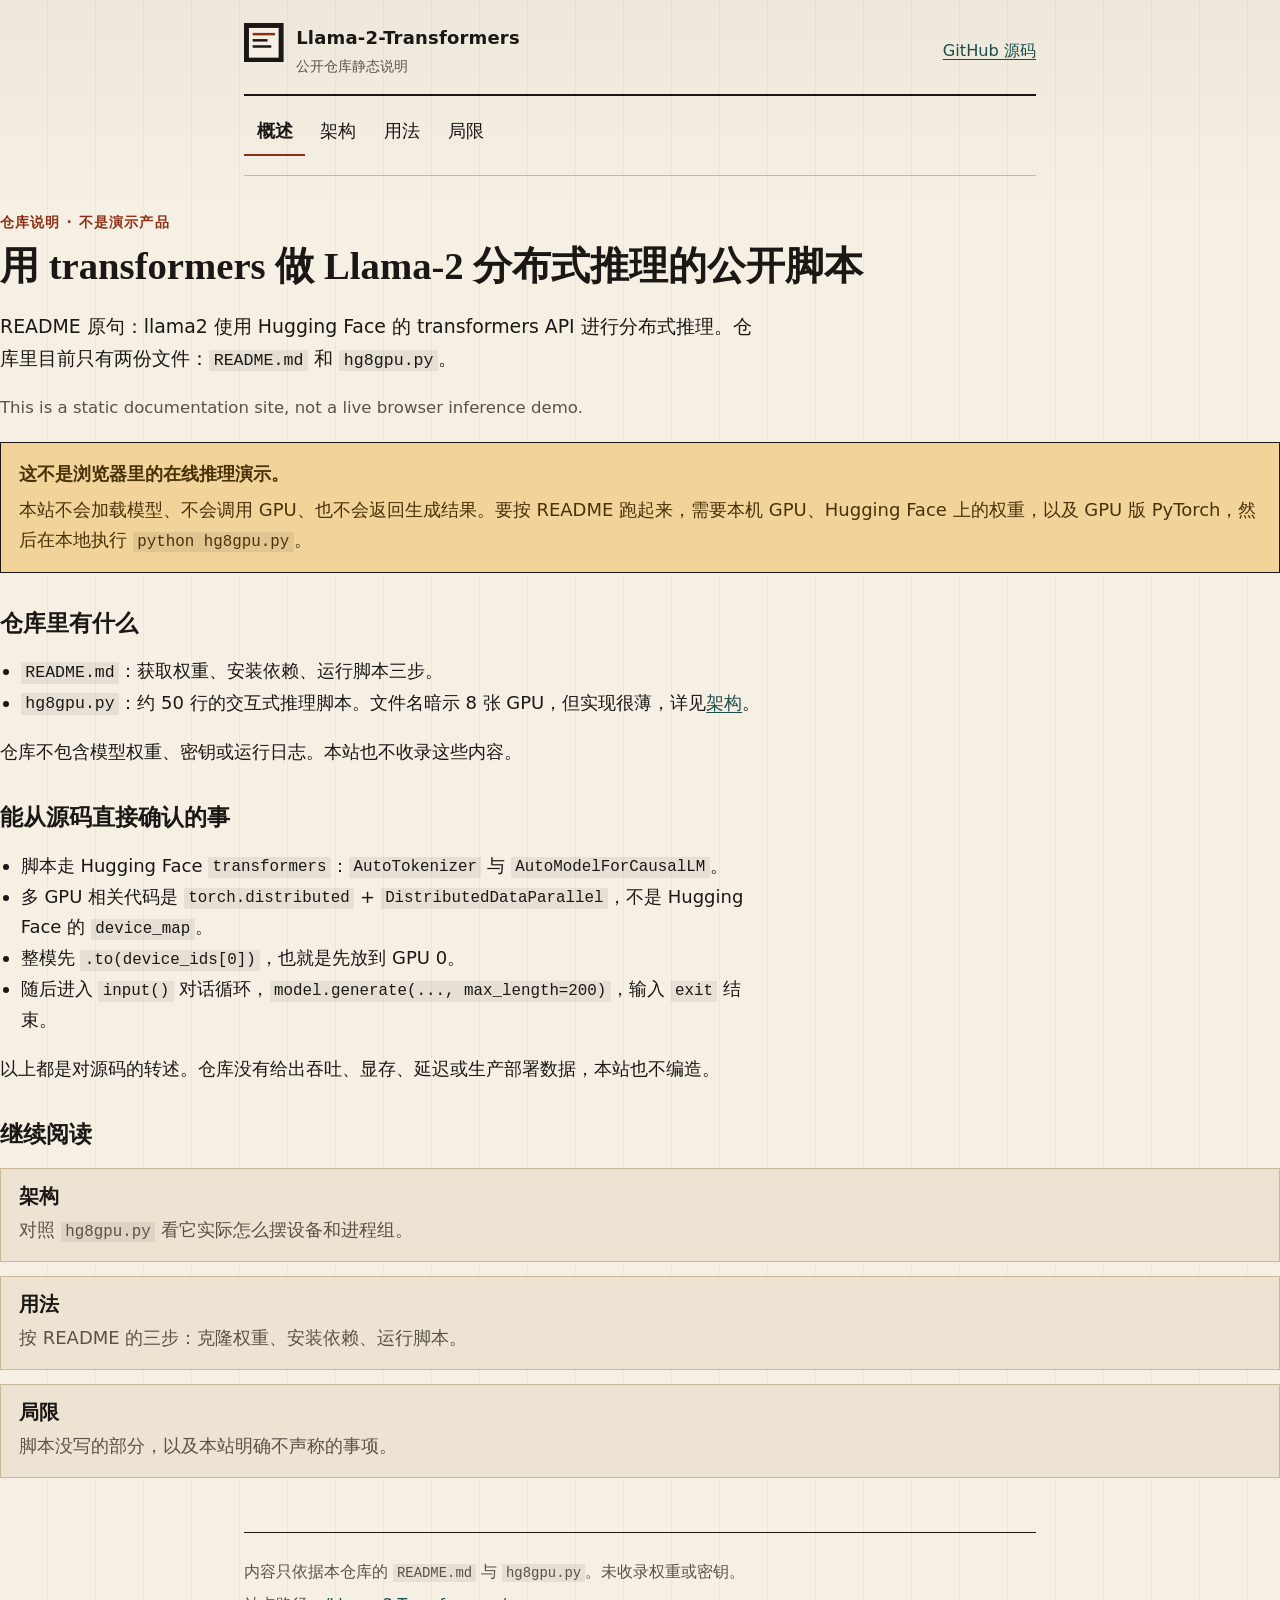
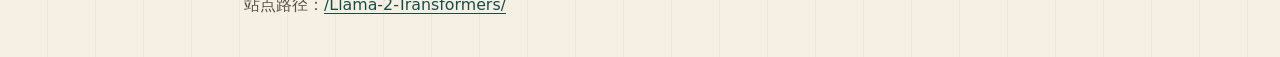
<file: docs/index.html>
<!DOCTYPE html>
<html lang="zh-Hans">
<head>
  <meta charset="utf-8">
  <meta name="viewport" content="width=device-width, initial-scale=1">
  <title>概述 · Llama-2-Transformers</title>
  <meta name="description" content="本仓库的静态说明页。介绍 README 与 hg8gpu.py 里实际写了什么。这不是浏览器里的在线推理演示。">
  <link rel="icon" href="assets/favicon.ico" sizes="any">
  <link rel="icon" href="assets/favicon.svg" type="image/svg+xml">
  <link rel="stylesheet" href="assets/style.css">
</head>
<body>
  <a class="skip-link" href="#main">跳到正文</a>
  <header class="site-header">
    <div class="mast">
      <a class="brand" href="index.html">
        <svg class="mark" viewBox="0 0 32 32" aria-hidden="true">
          <rect width="32" height="32" fill="#1a1714"/>
          <rect x="4" y="4" width="24" height="24" fill="#f6f0e4"/>
          <rect x="7" y="8" width="18" height="2" fill="#8c2f14"/>
          <rect x="7" y="13" width="12" height="2" fill="#1a1714"/>
          <rect x="7" y="18" width="15" height="2" fill="#1a1714"/>
        </svg>
        <span class="brand-text">
          <span class="brand-name">Llama-2-Transformers</span>
          <span class="brand-kicker">公开仓库静态说明</span>
        </span>
      </a>
      <a class="repo-link" href="https://github.com/UnstoppableCurry/Llama-2-Transformers">GitHub 源码</a>
    </div>
    <nav class="site-nav" aria-label="站点">
      <a href="index.html" aria-current="page">概述</a>
      <a href="architecture.html">架构</a>
      <a href="usage.html">用法</a>
      <a href="limitations.html">局限</a>
    </nav>
  </header>

  <main id="main">
    <p class="eyebrow">仓库说明 · 不是演示产品</p>
    <h1>用 transformers 做 Llama-2 分布式推理的公开脚本</h1>
    <p class="lede">README 原句：llama2 使用 Hugging Face 的 transformers API 进行分布式推理。仓库里目前只有两份文件：<code>README.md</code> 和 <code>hg8gpu.py</code>。</p>
    <p class="en-note">This is a static documentation site, not a live browser inference demo.</p>

    <aside class="callout" aria-label="重要说明">
      <strong>这不是浏览器里的在线推理演示。</strong>
      本站不会加载模型、不会调用 GPU、也不会返回生成结果。要按 README 跑起来，需要本机 GPU、Hugging Face 上的权重，以及 GPU 版 PyTorch，然后在本地执行 <code>python hg8gpu.py</code>。
    </aside>

    <h2>仓库里有什么</h2>
    <ul class="file-list">
      <li><code>README.md</code>：获取权重、安装依赖、运行脚本三步。</li>
      <li><code>hg8gpu.py</code>：约 50 行的交互式推理脚本。文件名暗示 8 张 GPU，但实现很薄，详见<a href="architecture.html">架构</a>。</li>
    </ul>
    <p>仓库不包含模型权重、密钥或运行日志。本站也不收录这些内容。</p>

    <h2>能从源码直接确认的事</h2>
    <ul class="plain-list">
      <li>脚本走 Hugging Face <code>transformers</code>：<code>AutoTokenizer</code> 与 <code>AutoModelForCausalLM</code>。</li>
      <li>多 GPU 相关代码是 <code>torch.distributed</code> + <code>DistributedDataParallel</code>，不是 Hugging Face 的 <code>device_map</code>。</li>
      <li>整模先 <code>.to(device_ids[0])</code>，也就是先放到 GPU 0。</li>
      <li>随后进入 <code>input()</code> 对话循环，<code>model.generate(..., max_length=200)</code>，输入 <code>exit</code> 结束。</li>
    </ul>
    <p>以上都是对源码的转述。仓库没有给出吞吐、显存、延迟或生产部署数据，本站也不编造。</p>

    <h2>继续阅读</h2>
    <div class="cards">
      <a class="card" href="architecture.html">
        <h2>架构</h2>
        <p>对照 <code>hg8gpu.py</code> 看它实际怎么摆设备和进程组。</p>
      </a>
      <a class="card" href="usage.html">
        <h2>用法</h2>
        <p>按 README 的三步：克隆权重、安装依赖、运行脚本。</p>
      </a>
      <a class="card" href="limitations.html">
        <h2>局限</h2>
        <p>脚本没写的部分，以及本站明确不声称的事项。</p>
      </a>
    </div>
  </main>

  <footer class="site-footer">
    <p>内容只依据本仓库的 <code>README.md</code> 与 <code>hg8gpu.py</code>。未收录权重或密钥。</p>
    <p>站点路径：<a href="https://unstoppablecurry.github.io/Llama-2-Transformers/">/Llama-2-Transformers/</a></p>
  </footer>
</body>
</html>
</file>
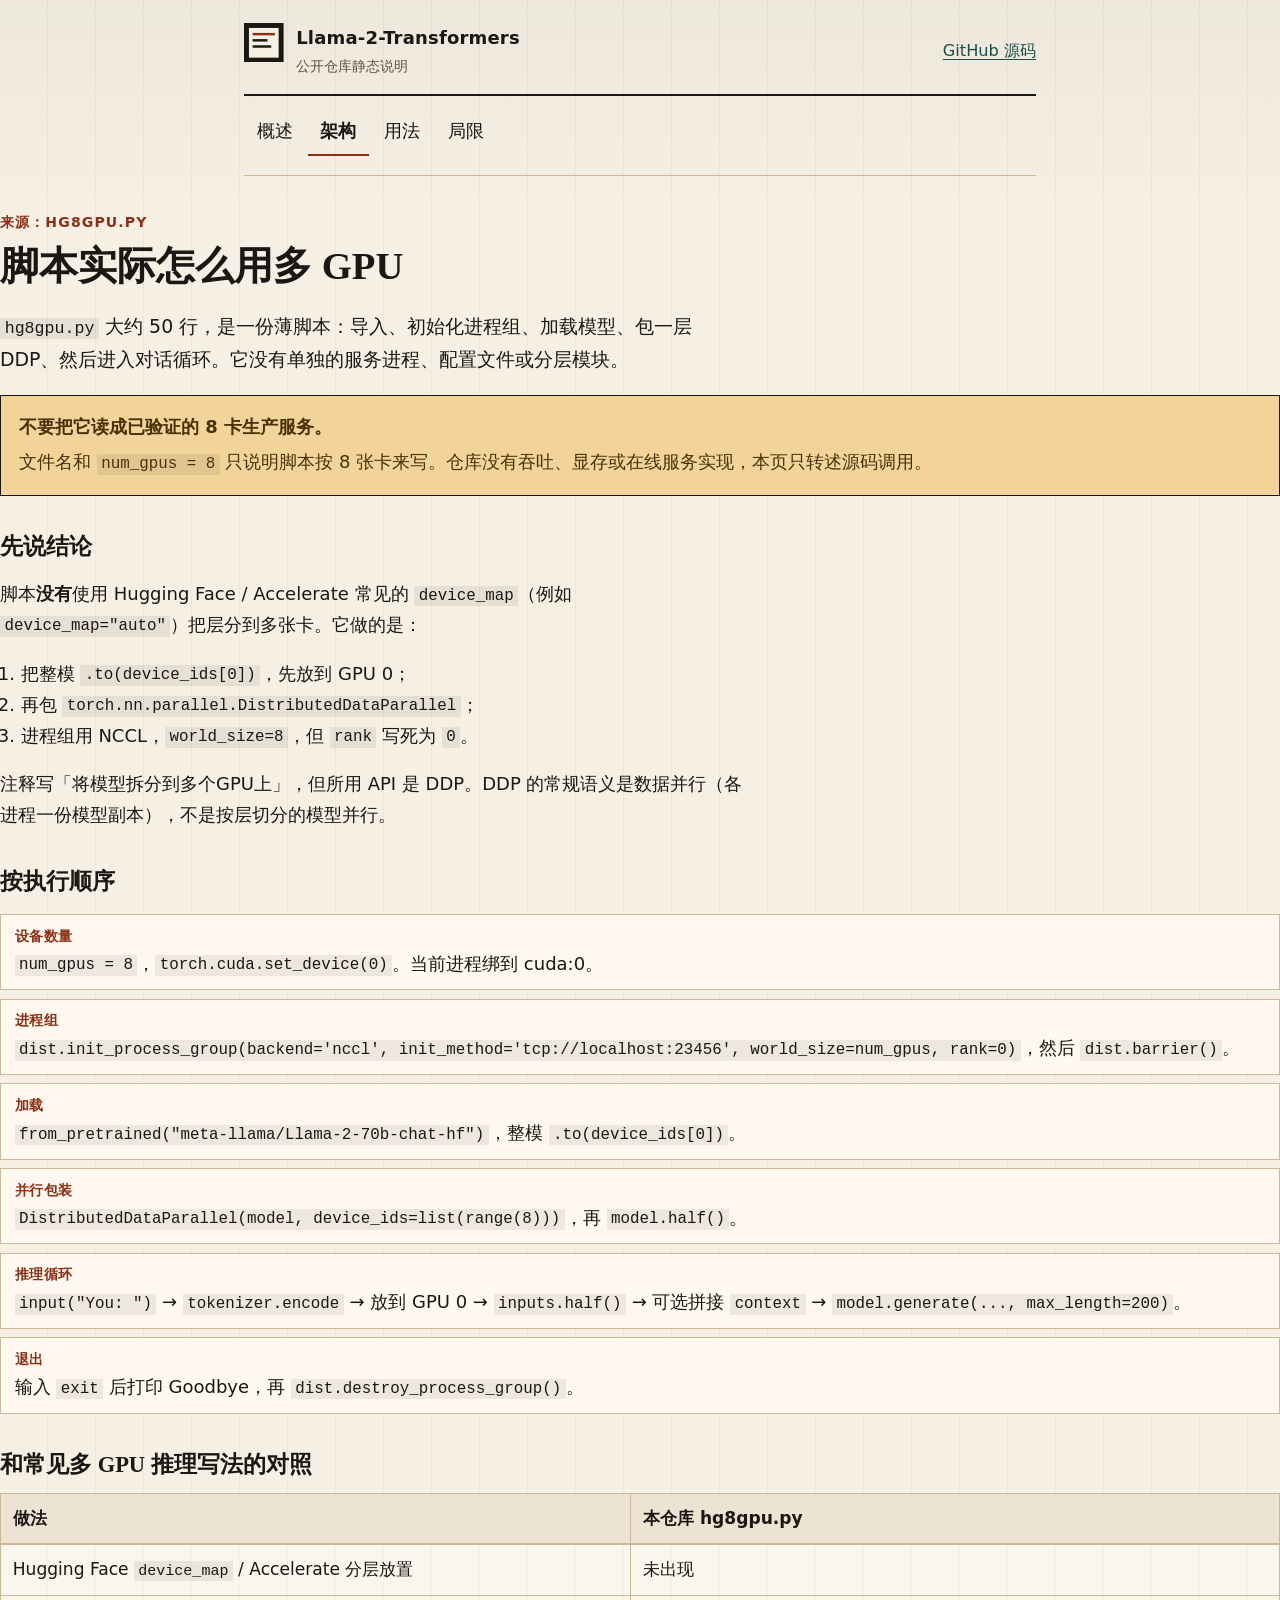
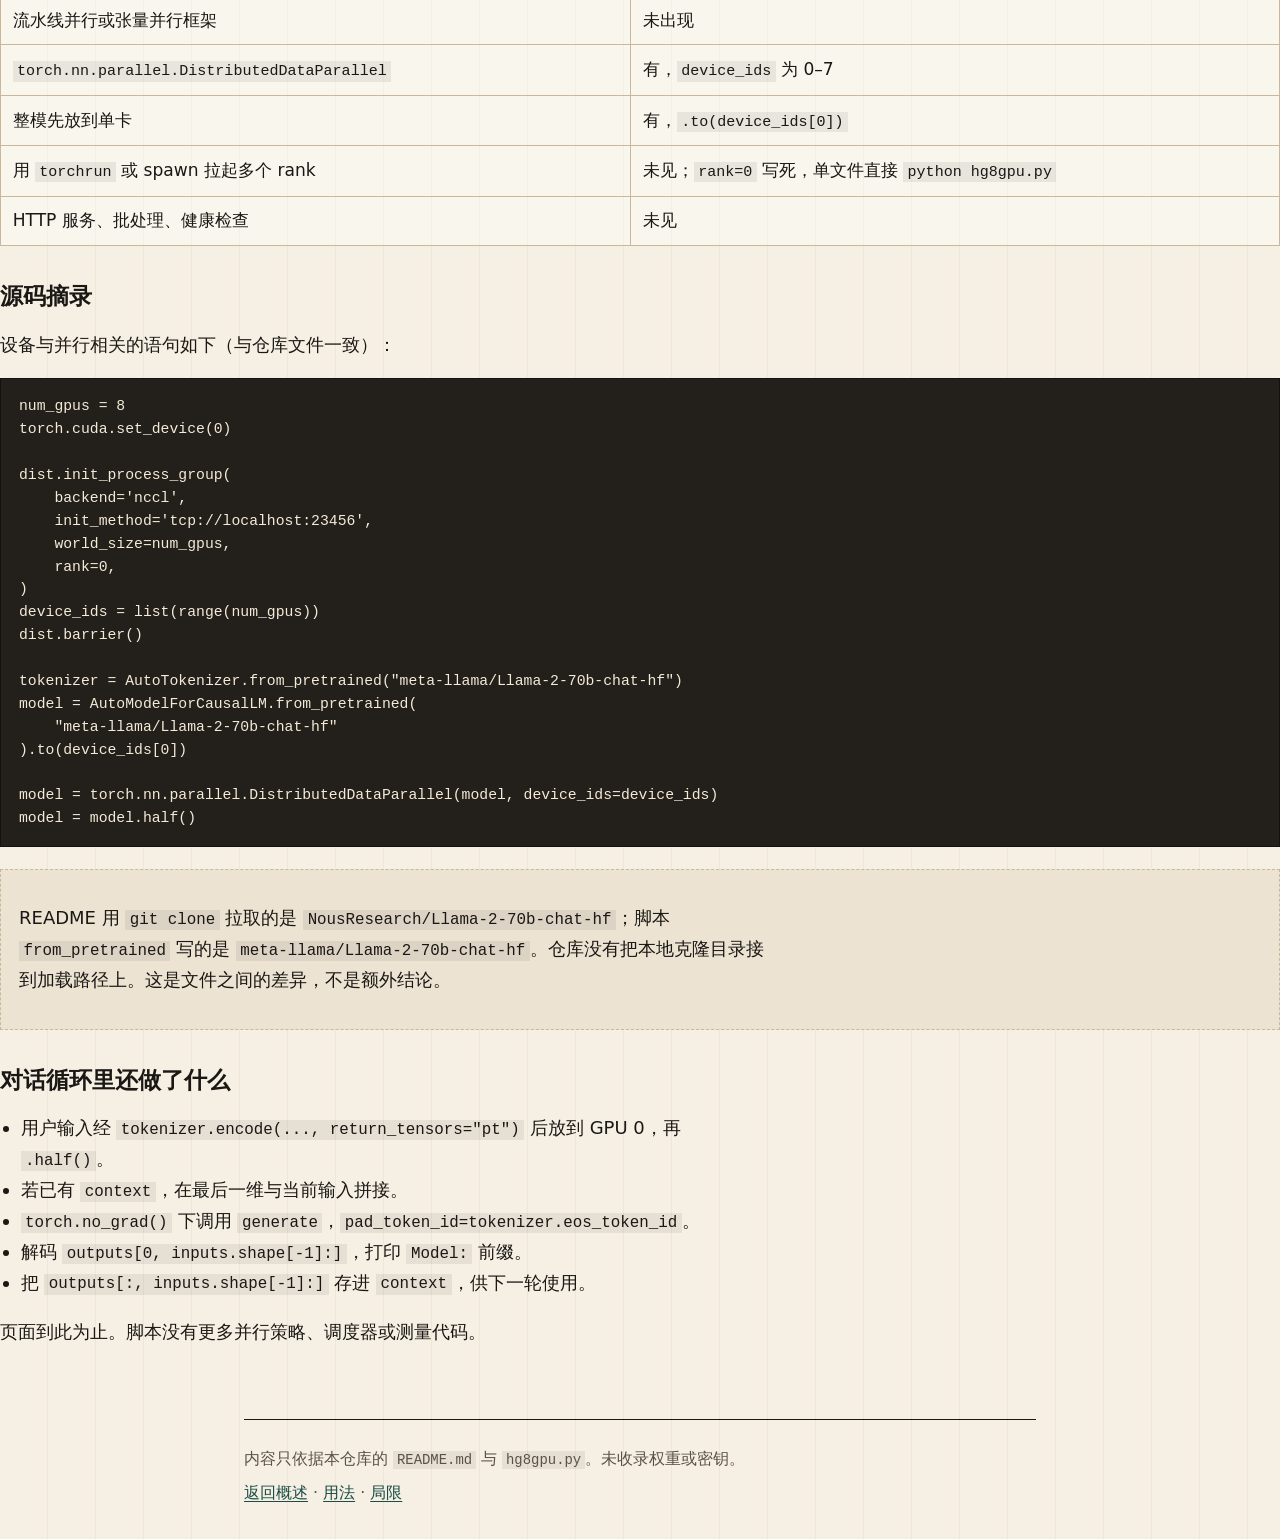
<file: docs/architecture.html>
<!DOCTYPE html>
<html lang="zh-Hans">
<head>
  <meta charset="utf-8">
  <meta name="viewport" content="width=device-width, initial-scale=1">
  <title>架构 · Llama-2-Transformers</title>
  <meta name="description" content="对照 hg8gpu.py 说明实际的设备与进程组写法。脚本很薄，没有使用 Hugging Face device_map。">
  <link rel="icon" href="assets/favicon.ico" sizes="any">
  <link rel="icon" href="assets/favicon.svg" type="image/svg+xml">
  <link rel="stylesheet" href="assets/style.css">
</head>
<body>
  <a class="skip-link" href="#main">跳到正文</a>
  <header class="site-header">
    <div class="mast">
      <a class="brand" href="index.html">
        <svg class="mark" viewBox="0 0 32 32" aria-hidden="true">
          <rect width="32" height="32" fill="#1a1714"/>
          <rect x="4" y="4" width="24" height="24" fill="#f6f0e4"/>
          <rect x="7" y="8" width="18" height="2" fill="#8c2f14"/>
          <rect x="7" y="13" width="12" height="2" fill="#1a1714"/>
          <rect x="7" y="18" width="15" height="2" fill="#1a1714"/>
        </svg>
        <span class="brand-text">
          <span class="brand-name">Llama-2-Transformers</span>
          <span class="brand-kicker">公开仓库静态说明</span>
        </span>
      </a>
      <a class="repo-link" href="https://github.com/UnstoppableCurry/Llama-2-Transformers">GitHub 源码</a>
    </div>
    <nav class="site-nav" aria-label="站点">
      <a href="index.html">概述</a>
      <a href="architecture.html" aria-current="page">架构</a>
      <a href="usage.html">用法</a>
      <a href="limitations.html">局限</a>
    </nav>
  </header>

  <main id="main">
    <p class="eyebrow">来源：hg8gpu.py</p>
    <h1>脚本实际怎么用多 GPU</h1>
    <p class="lede"><code>hg8gpu.py</code> 大约 50 行，是一份薄脚本：导入、初始化进程组、加载模型、包一层 DDP、然后进入对话循环。它没有单独的服务进程、配置文件或分层模块。</p>

    <aside class="callout" aria-label="重要说明">
      <strong>不要把它读成已验证的 8 卡生产服务。</strong>
      文件名和 <code>num_gpus = 8</code> 只说明脚本按 8 张卡来写。仓库没有吞吐、显存或在线服务实现，本页只转述源码调用。
    </aside>

    <h2>先说结论</h2>
    <p>脚本<strong>没有</strong>使用 Hugging Face / Accelerate 常见的 <code>device_map</code>（例如 <code>device_map="auto"</code>）把层分到多张卡。它做的是：</p>
    <ol class="plain-list">
      <li>把整模 <code>.to(device_ids[0])</code>，先放到 GPU 0；</li>
      <li>再包 <code>torch.nn.parallel.DistributedDataParallel</code>；</li>
      <li>进程组用 NCCL，<code>world_size=8</code>，但 <code>rank</code> 写死为 <code>0</code>。</li>
    </ol>
    <p>注释写「将模型拆分到多个GPU上」，但所用 API 是 DDP。DDP 的常规语义是数据并行（各进程一份模型副本），不是按层切分的模型并行。</p>

    <h2>按执行顺序</h2>
    <div class="flow">
      <div class="flow-item">
        <strong>设备数量</strong>
        <code>num_gpus = 8</code>，<code>torch.cuda.set_device(0)</code>。当前进程绑到 cuda:0。
      </div>
      <div class="flow-item">
        <strong>进程组</strong>
        <code>dist.init_process_group(backend='nccl', init_method='tcp://localhost:23456', world_size=num_gpus, rank=0)</code>，然后 <code>dist.barrier()</code>。
      </div>
      <div class="flow-item">
        <strong>加载</strong>
        <code>from_pretrained("meta-llama/Llama-2-70b-chat-hf")</code>，整模 <code>.to(device_ids[0])</code>。
      </div>
      <div class="flow-item">
        <strong>并行包装</strong>
        <code>DistributedDataParallel(model, device_ids=list(range(8)))</code>，再 <code>model.half()</code>。
      </div>
      <div class="flow-item">
        <strong>推理循环</strong>
        <code>input("You: ")</code> → <code>tokenizer.encode</code> → 放到 GPU 0 → <code>inputs.half()</code> → 可选拼接 <code>context</code> → <code>model.generate(..., max_length=200)</code>。
      </div>
      <div class="flow-item">
        <strong>退出</strong>
        输入 <code>exit</code> 后打印 Goodbye，再 <code>dist.destroy_process_group()</code>。
      </div>
    </div>

    <h2>和常见多 GPU 推理写法的对照</h2>
    <table>
      <caption class="visually-hidden">源码做法对照</caption>
      <thead>
        <tr>
          <th>做法</th>
          <th>本仓库 hg8gpu.py</th>
        </tr>
      </thead>
      <tbody>
        <tr>
          <td>Hugging Face <code>device_map</code> / Accelerate 分层放置</td>
          <td>未出现</td>
        </tr>
        <tr>
          <td>流水线并行或张量并行框架</td>
          <td>未出现</td>
        </tr>
        <tr>
          <td><code>torch.nn.parallel.DistributedDataParallel</code></td>
          <td>有，<code>device_ids</code> 为 0–7</td>
        </tr>
        <tr>
          <td>整模先放到单卡</td>
          <td>有，<code>.to(device_ids[0])</code></td>
        </tr>
        <tr>
          <td>用 <code>torchrun</code> 或 spawn 拉起多个 rank</td>
          <td>未见；<code>rank=0</code> 写死，单文件直接 <code>python hg8gpu.py</code></td>
        </tr>
        <tr>
          <td>HTTP 服务、批处理、健康检查</td>
          <td>未见</td>
        </tr>
      </tbody>
    </table>

    <h2>源码摘录</h2>
    <p>设备与并行相关的语句如下（与仓库文件一致）：</p>
    <pre><code>num_gpus = 8
torch.cuda.set_device(0)

dist.init_process_group(
    backend='nccl',
    init_method='tcp://localhost:23456',
    world_size=num_gpus,
    rank=0,
)
device_ids = list(range(num_gpus))
dist.barrier()

tokenizer = AutoTokenizer.from_pretrained("meta-llama/Llama-2-70b-chat-hf")
model = AutoModelForCausalLM.from_pretrained(
    "meta-llama/Llama-2-70b-chat-hf"
).to(device_ids[0])

model = torch.nn.parallel.DistributedDataParallel(model, device_ids=device_ids)
model = model.half()</code></pre>

    <div class="note">
      <p>README 用 <code>git clone</code> 拉取的是 <code>NousResearch/Llama-2-70b-chat-hf</code>；脚本 <code>from_pretrained</code> 写的是 <code>meta-llama/Llama-2-70b-chat-hf</code>。仓库没有把本地克隆目录接到加载路径上。这是文件之间的差异，不是额外结论。</p>
    </div>

    <h2>对话循环里还做了什么</h2>
    <ul class="plain-list">
      <li>用户输入经 <code>tokenizer.encode(..., return_tensors="pt")</code> 后放到 GPU 0，再 <code>.half()</code>。</li>
      <li>若已有 <code>context</code>，在最后一维与当前输入拼接。</li>
      <li><code>torch.no_grad()</code> 下调用 <code>generate</code>，<code>pad_token_id=tokenizer.eos_token_id</code>。</li>
      <li>解码 <code>outputs[0, inputs.shape[-1]:]</code>，打印 <code>Model:</code> 前缀。</li>
      <li>把 <code>outputs[:, inputs.shape[-1]:]</code> 存进 <code>context</code>，供下一轮使用。</li>
    </ul>
    <p>页面到此为止。脚本没有更多并行策略、调度器或测量代码。</p>
  </main>

  <footer class="site-footer">
    <p>内容只依据本仓库的 <code>README.md</code> 与 <code>hg8gpu.py</code>。未收录权重或密钥。</p>
    <p><a href="index.html">返回概述</a> · <a href="usage.html">用法</a> · <a href="limitations.html">局限</a></p>
  </footer>
</body>
</html>
</file>
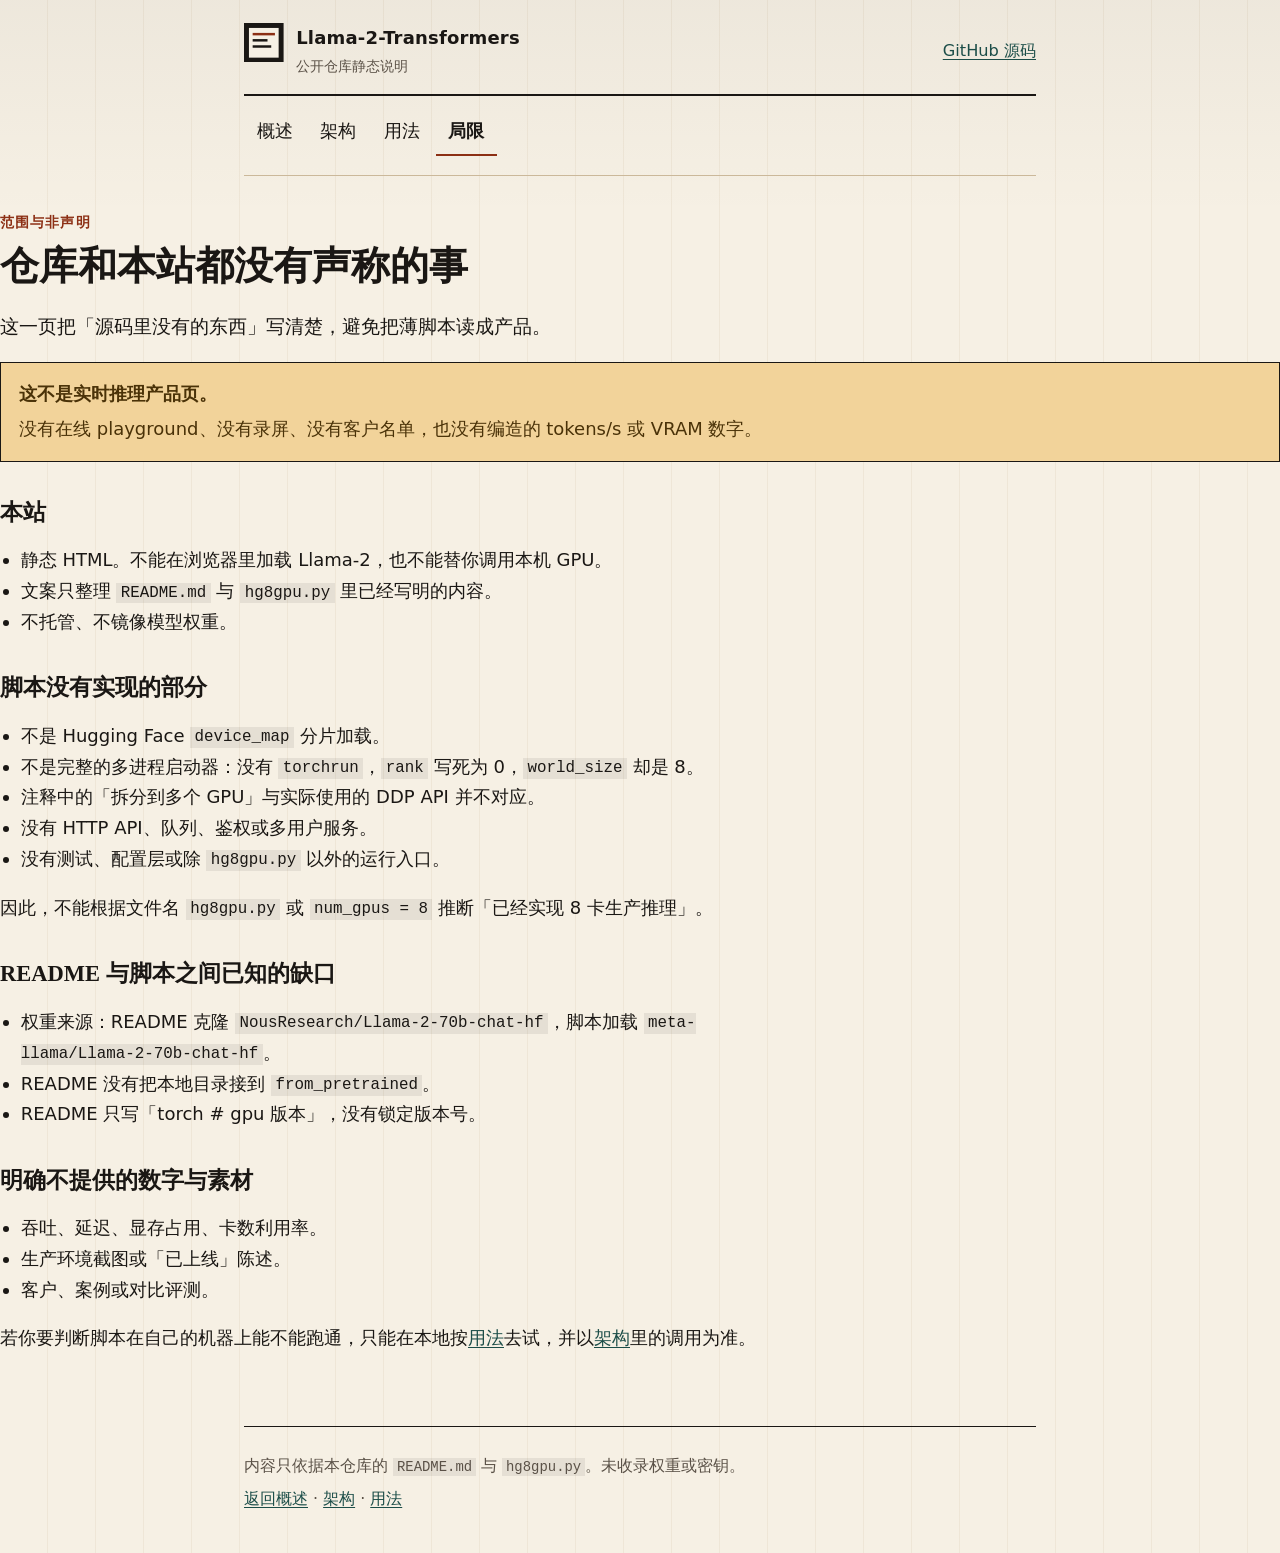
<file: docs/limitations.html>
<!DOCTYPE html>
<html lang="zh-Hans">
<head>
  <meta charset="utf-8">
  <meta name="viewport" content="width=device-width, initial-scale=1">
  <title>局限 · Llama-2-Transformers</title>
  <meta name="description" content="这份仓库和静态站点没有声称的事项：不是在线演示，也不是 8 卡生产服务。">
  <link rel="icon" href="assets/favicon.ico" sizes="any">
  <link rel="icon" href="assets/favicon.svg" type="image/svg+xml">
  <link rel="stylesheet" href="assets/style.css">
</head>
<body>
  <a class="skip-link" href="#main">跳到正文</a>
  <header class="site-header">
    <div class="mast">
      <a class="brand" href="index.html">
        <svg class="mark" viewBox="0 0 32 32" aria-hidden="true">
          <rect width="32" height="32" fill="#1a1714"/>
          <rect x="4" y="4" width="24" height="24" fill="#f6f0e4"/>
          <rect x="7" y="8" width="18" height="2" fill="#8c2f14"/>
          <rect x="7" y="13" width="12" height="2" fill="#1a1714"/>
          <rect x="7" y="18" width="15" height="2" fill="#1a1714"/>
        </svg>
        <span class="brand-text">
          <span class="brand-name">Llama-2-Transformers</span>
          <span class="brand-kicker">公开仓库静态说明</span>
        </span>
      </a>
      <a class="repo-link" href="https://github.com/UnstoppableCurry/Llama-2-Transformers">GitHub 源码</a>
    </div>
    <nav class="site-nav" aria-label="站点">
      <a href="index.html">概述</a>
      <a href="architecture.html">架构</a>
      <a href="usage.html">用法</a>
      <a href="limitations.html" aria-current="page">局限</a>
    </nav>
  </header>

  <main id="main">
    <p class="eyebrow">范围与非声明</p>
    <h1>仓库和本站都没有声称的事</h1>
    <p class="lede">这一页把「源码里没有的东西」写清楚，避免把薄脚本读成产品。</p>

    <aside class="callout" aria-label="重要说明">
      <strong>这不是实时推理产品页。</strong>
      没有在线 playground、没有录屏、没有客户名单，也没有编造的 tokens/s 或 VRAM 数字。
    </aside>

    <h2>本站</h2>
    <ul class="plain-list">
      <li>静态 HTML。不能在浏览器里加载 Llama-2，也不能替你调用本机 GPU。</li>
      <li>文案只整理 <code>README.md</code> 与 <code>hg8gpu.py</code> 里已经写明的内容。</li>
      <li>不托管、不镜像模型权重。</li>
    </ul>

    <h2>脚本没有实现的部分</h2>
    <ul class="plain-list">
      <li>不是 Hugging Face <code>device_map</code> 分片加载。</li>
      <li>不是完整的多进程启动器：没有 <code>torchrun</code>，<code>rank</code> 写死为 0，<code>world_size</code> 却是 8。</li>
      <li>注释中的「拆分到多个 GPU」与实际使用的 DDP API 并不对应。</li>
      <li>没有 HTTP API、队列、鉴权或多用户服务。</li>
      <li>没有测试、配置层或除 <code>hg8gpu.py</code> 以外的运行入口。</li>
    </ul>
    <p>因此，不能根据文件名 <code>hg8gpu.py</code> 或 <code>num_gpus = 8</code> 推断「已经实现 8 卡生产推理」。</p>

    <h2>README 与脚本之间已知的缺口</h2>
    <ul class="plain-list">
      <li>权重来源：README 克隆 <code>NousResearch/Llama-2-70b-chat-hf</code>，脚本加载 <code>meta-llama/Llama-2-70b-chat-hf</code>。</li>
      <li>README 没有把本地目录接到 <code>from_pretrained</code>。</li>
      <li>README 只写「torch # gpu 版本」，没有锁定版本号。</li>
    </ul>

    <h2>明确不提供的数字与素材</h2>
    <ul class="plain-list">
      <li>吞吐、延迟、显存占用、卡数利用率。</li>
      <li>生产环境截图或「已上线」陈述。</li>
      <li>客户、案例或对比评测。</li>
    </ul>
    <p>若你要判断脚本在自己的机器上能不能跑通，只能在本地按<a href="usage.html">用法</a>去试，并以<a href="architecture.html">架构</a>里的调用为准。</p>
  </main>

  <footer class="site-footer">
    <p>内容只依据本仓库的 <code>README.md</code> 与 <code>hg8gpu.py</code>。未收录权重或密钥。</p>
    <p><a href="index.html">返回概述</a> · <a href="architecture.html">架构</a> · <a href="usage.html">用法</a></p>
  </footer>
</body>
</html>
</file>
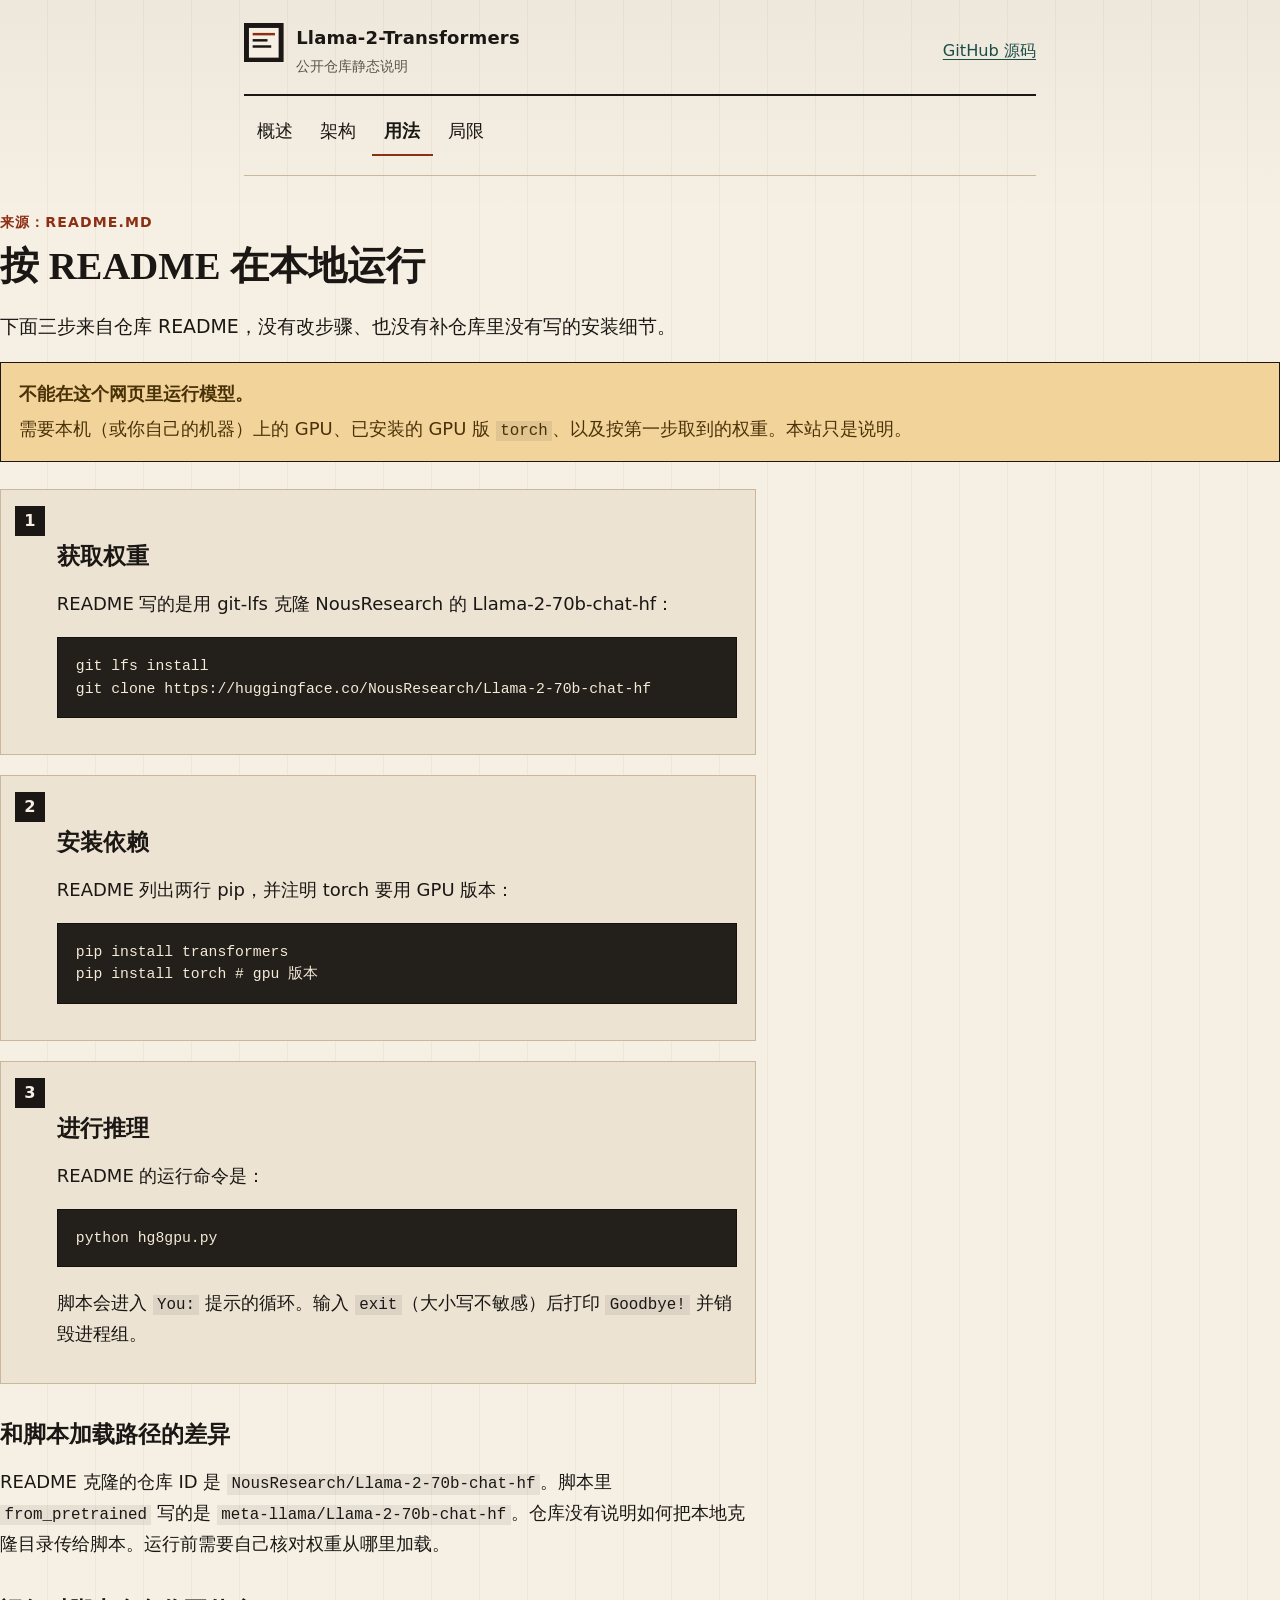
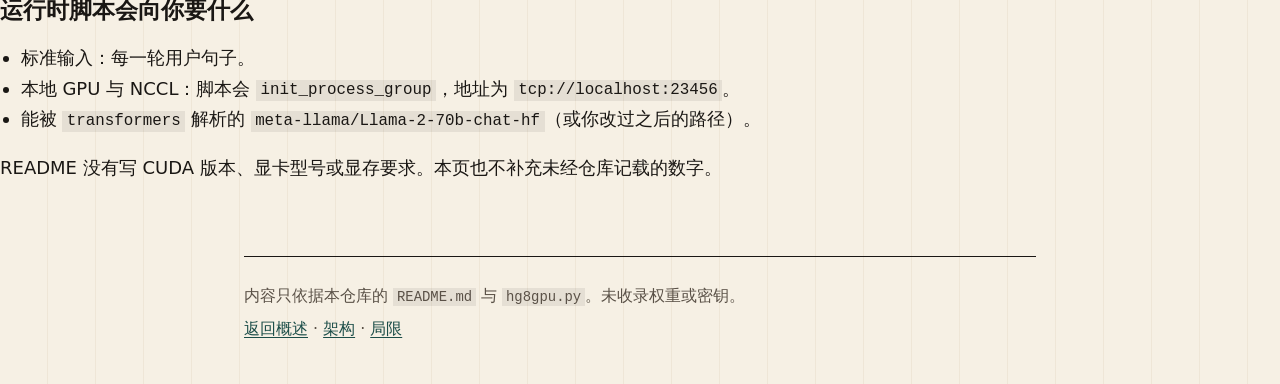
<file: docs/usage.html>
<!DOCTYPE html>
<html lang="zh-Hans">
<head>
  <meta charset="utf-8">
  <meta name="viewport" content="width=device-width, initial-scale=1">
  <title>用法 · Llama-2-Transformers</title>
  <meta name="description" content="按 README 的三步在本地运行 hg8gpu.py。需要本机 GPU、权重和 GPU 版 PyTorch。">
  <link rel="icon" href="assets/favicon.ico" sizes="any">
  <link rel="icon" href="assets/favicon.svg" type="image/svg+xml">
  <link rel="stylesheet" href="assets/style.css">
</head>
<body>
  <a class="skip-link" href="#main">跳到正文</a>
  <header class="site-header">
    <div class="mast">
      <a class="brand" href="index.html">
        <svg class="mark" viewBox="0 0 32 32" aria-hidden="true">
          <rect width="32" height="32" fill="#1a1714"/>
          <rect x="4" y="4" width="24" height="24" fill="#f6f0e4"/>
          <rect x="7" y="8" width="18" height="2" fill="#8c2f14"/>
          <rect x="7" y="13" width="12" height="2" fill="#1a1714"/>
          <rect x="7" y="18" width="15" height="2" fill="#1a1714"/>
        </svg>
        <span class="brand-text">
          <span class="brand-name">Llama-2-Transformers</span>
          <span class="brand-kicker">公开仓库静态说明</span>
        </span>
      </a>
      <a class="repo-link" href="https://github.com/UnstoppableCurry/Llama-2-Transformers">GitHub 源码</a>
    </div>
    <nav class="site-nav" aria-label="站点">
      <a href="index.html">概述</a>
      <a href="architecture.html">架构</a>
      <a href="usage.html" aria-current="page">用法</a>
      <a href="limitations.html">局限</a>
    </nav>
  </header>

  <main id="main">
    <p class="eyebrow">来源：README.md</p>
    <h1>按 README 在本地运行</h1>
    <p class="lede">下面三步来自仓库 README，没有改步骤、也没有补仓库里没有写的安装细节。</p>

    <aside class="callout" aria-label="重要说明">
      <strong>不能在这个网页里运行模型。</strong>
      需要本机（或你自己的机器）上的 GPU、已安装的 GPU 版 <code>torch</code>、以及按第一步取到的权重。本站只是说明。
    </aside>

    <ol class="steps">
      <li>
        <h2>获取权重</h2>
        <p>README 写的是用 git-lfs 克隆 NousResearch 的 Llama-2-70b-chat-hf：</p>
        <pre><code>git lfs install
git clone https://huggingface.co/NousResearch/Llama-2-70b-chat-hf</code></pre>
      </li>
      <li>
        <h2>安装依赖</h2>
        <p>README 列出两行 pip，并注明 torch 要用 GPU 版本：</p>
        <pre><code>pip install transformers
pip install torch # gpu 版本</code></pre>
      </li>
      <li>
        <h2>进行推理</h2>
        <p>README 的运行命令是：</p>
        <pre><code>python hg8gpu.py</code></pre>
        <p>脚本会进入 <code>You:</code> 提示的循环。输入 <code>exit</code>（大小写不敏感）后打印 <code>Goodbye!</code> 并销毁进程组。</p>
      </li>
    </ol>

    <h2>和脚本加载路径的差异</h2>
    <p>README 克隆的仓库 ID 是 <code>NousResearch/Llama-2-70b-chat-hf</code>。脚本里 <code>from_pretrained</code> 写的是 <code>meta-llama/Llama-2-70b-chat-hf</code>。仓库没有说明如何把本地克隆目录传给脚本。运行前需要自己核对权重从哪里加载。</p>

    <h2>运行时脚本会向你要什么</h2>
    <ul class="plain-list">
      <li>标准输入：每一轮用户句子。</li>
      <li>本地 GPU 与 NCCL：脚本会 <code>init_process_group</code>，地址为 <code>tcp://localhost:23456</code>。</li>
      <li>能被 <code>transformers</code> 解析的 <code>meta-llama/Llama-2-70b-chat-hf</code>（或你改过之后的路径）。</li>
    </ul>
    <p>README 没有写 CUDA 版本、显卡型号或显存要求。本页也不补充未经仓库记载的数字。</p>
  </main>

  <footer class="site-footer">
    <p>内容只依据本仓库的 <code>README.md</code> 与 <code>hg8gpu.py</code>。未收录权重或密钥。</p>
    <p><a href="index.html">返回概述</a> · <a href="architecture.html">架构</a> · <a href="limitations.html">局限</a></p>
  </footer>
</body>
</html>
</file>
<file: docs/assets/style.css>
:root {
  --ink: #1a1714;
  --ink-muted: #5a5147;
  --paper: #f6f0e4;
  --paper-2: #ece3d2;
  --rule: #cbb89a;
  --accent: #8c2f14;
  --link: #1b4d48;
  --link-hover: #0d2f2c;
  --warn-bg: #f2d39a;
  --warn-ink: #4a3208;
  --ok-bg: #d7e4d4;
  --code-bg: #231f1a;
  --code-ink: #f4ead8;
  --focus: #8c2f14;
  --max: 44rem;
}

*,
*::before,
*::after {
  box-sizing: border-box;
}

html {
  font-size: 112.5%;
  scroll-behavior: smooth;
}

body {
  margin: 0;
  min-height: 100vh;
  color: var(--ink);
  background: var(--paper);
  background-image:
    linear-gradient(180deg, rgba(26, 23, 20, 0.04), transparent 12rem),
    repeating-linear-gradient(
      90deg,
      transparent,
      transparent 47px,
      rgba(203, 184, 154, 0.18) 47px,
      rgba(203, 184, 154, 0.18) 48px
    );
  font-family: "PingFang SC", "Hiragino Sans GB", "Noto Sans SC", "Source Han Sans SC",
    "Microsoft YaHei", system-ui, sans-serif;
  line-height: 1.7;
}

a {
  color: var(--link);
  text-underline-offset: 0.18em;
}

a:hover {
  color: var(--link-hover);
}

a:focus-visible,
button:focus-visible {
  outline: 3px solid var(--focus);
  outline-offset: 2px;
}

.skip-link {
  position: absolute;
  left: 0.75rem;
  top: -3rem;
  z-index: 10;
  padding: 0.4rem 0.7rem;
  background: var(--ink);
  color: var(--paper);
  text-decoration: none;
}

.skip-link:focus {
  top: 0.75rem;
}

.site-header,
.site-footer,
.wrap {
  width: min(var(--max), calc(100% - 2rem));
  margin-inline: auto;
}

.site-header {
  padding: 1.25rem 0 0.5rem;
}

.mast {
  display: flex;
  flex-wrap: wrap;
  justify-content: space-between;
  gap: 0.75rem 1.25rem;
  padding-bottom: 0.85rem;
  border-bottom: 2px solid var(--ink);
}

.brand {
  display: flex;
  gap: 0.7rem;
  align-items: flex-start;
  text-decoration: none;
  color: inherit;
}

.mark {
  flex: 0 0 2.2rem;
  width: 2.2rem;
  height: 2.2rem;
}

.brand-text {
  display: flex;
  flex-direction: column;
  gap: 0.1rem;
}

.brand-name {
  font-weight: 700;
  letter-spacing: 0.01em;
}

.brand-kicker {
  color: var(--ink-muted);
  font-size: 0.78rem;
}

.repo-link {
  align-self: center;
  font-size: 0.9rem;
}

.site-nav {
  display: flex;
  flex-wrap: wrap;
  gap: 0.35rem 0.15rem;
  padding: 0.7rem 0 1.1rem;
  border-bottom: 1px solid var(--rule);
}

.site-nav a {
  padding: 0.4rem 0.7rem;
  min-height: 2.5rem;
  display: inline-flex;
  align-items: center;
  text-decoration: none;
  color: var(--ink);
  border-bottom: 2px solid transparent;
}

.site-nav a[aria-current="page"] {
  font-weight: 700;
  border-bottom-color: var(--accent);
}

.site-nav a:hover {
  background: var(--paper-2);
}

main {
  padding: 1.4rem 0 3rem;
}

.eyebrow {
  margin: 0 0 0.35rem;
  color: var(--accent);
  font-size: 0.78rem;
  font-weight: 700;
  letter-spacing: 0.08em;
  text-transform: uppercase;
}

h1,
h2,
h3 {
  font-family: "Songti SC", "Noto Serif SC", "Source Han Serif SC", "STSong",
    "SimSun", "Iowan Old Style", Georgia, serif;
  line-height: 1.3;
  font-weight: 700;
}

h1 {
  margin: 0 0 0.85rem;
  font-size: clamp(1.7rem, 4vw, 2.15rem);
}

h2 {
  margin: 2rem 0 0.7rem;
  font-size: 1.25rem;
}

h3 {
  margin: 1.4rem 0 0.45rem;
  font-size: 1.05rem;
}

p,
li {
  max-width: 42rem;
}

.lede {
  font-size: 1.05rem;
}

.callout {
  margin: 1.1rem 0 1.5rem;
  padding: 0.9rem 1rem;
  border: 1px solid var(--ink);
  background: var(--warn-bg);
  color: var(--warn-ink);
}

.callout strong {
  display: block;
  margin-bottom: 0.25rem;
}

.note {
  background: var(--paper-2);
  border: 1px dashed var(--rule);
  padding: 0.85rem 1rem;
  margin: 1rem 0;
}

.file-list,
.plain-list {
  padding-left: 1.15rem;
}

.file-list code {
  font-size: 0.92em;
}

.cards {
  display: grid;
  gap: 0.75rem;
  margin: 1rem 0 0;
}

.card {
  display: block;
  padding: 0.85rem 1rem;
  background: var(--paper-2);
  border: 1px solid var(--rule);
  text-decoration: none;
  color: inherit;
}

.card:hover {
  border-color: var(--ink);
}

.card h2 {
  margin: 0 0 0.3rem;
  font-size: 1.1rem;
}

.card p {
  margin: 0;
  color: var(--ink-muted);
}

table {
  width: 100%;
  border-collapse: collapse;
  margin: 0.8rem 0 1.2rem;
  font-size: 0.95rem;
  background: rgba(255, 255, 255, 0.35);
}

th,
td {
  text-align: left;
  vertical-align: top;
  padding: 0.55rem 0.65rem;
  border: 1px solid var(--rule);
}

th {
  background: var(--paper-2);
  font-weight: 700;
}

.steps {
  counter-reset: step;
  list-style: none;
  padding: 0;
  margin: 0;
}

.steps li {
  position: relative;
  margin: 0 0 1.1rem;
  padding: 0.85rem 1rem 0.85rem 3.1rem;
  background: var(--paper-2);
  border: 1px solid var(--rule);
}

.steps li::before {
  counter-increment: step;
  content: counter(step);
  position: absolute;
  left: 0.75rem;
  top: 0.85rem;
  width: 1.7rem;
  height: 1.7rem;
  display: grid;
  place-items: center;
  background: var(--ink);
  color: var(--paper);
  font-weight: 700;
  font-size: 0.9rem;
}

pre,
code {
  font-family: ui-monospace, "SFMono-Regular", "Cascadia Code", "Source Code Pro",
    Menlo, Consolas, monospace;
}

code {
  font-size: 0.88em;
  padding: 0.08em 0.28em;
  background: rgba(35, 31, 26, 0.08);
}

pre {
  margin: 0.8rem 0 1.2rem;
  padding: 0.9rem 1rem;
  overflow: auto;
  background: var(--code-bg);
  color: var(--code-ink);
  border: 1px solid #14110e;
  font-size: 0.82rem;
  line-height: 1.55;
  white-space: pre-wrap;
  overflow-wrap: anywhere;
}

pre code {
  padding: 0;
  background: none;
  color: inherit;
  font-size: inherit;
}

.flow {
  display: grid;
  gap: 0.45rem;
  margin: 1rem 0;
}

.flow-item {
  padding: 0.55rem 0.75rem;
  background: #fff8ee;
  border: 1px solid var(--rule);
}

.flow-item strong {
  display: block;
  font-size: 0.78rem;
  color: var(--accent);
  letter-spacing: 0.04em;
}

.site-footer {
  padding: 1.1rem 0 2rem;
  border-top: 1px solid var(--ink);
  color: var(--ink-muted);
  font-size: 0.88rem;
}

.site-footer p {
  margin: 0.35rem 0;
}

.en-note {
  color: var(--ink-muted);
  font-size: 0.92rem;
}

.visually-hidden {
  position: absolute;
  width: 1px;
  height: 1px;
  padding: 0;
  margin: -1px;
  overflow: hidden;
  clip: rect(0, 0, 0, 0);
  white-space: nowrap;
  border: 0;
}

@media (max-width: 40rem) {
  html {
    font-size: 100%;
  }

  .site-nav a {
    padding-inline: 0.5rem;
  }

  table {
    display: block;
    overflow-x: auto;
  }
}

@media print {
  body {
    background: #fff;
    color: #000;
  }

  .site-nav,
  .skip-link,
  .repo-link {
    display: none;
  }

  a {
    color: inherit;
  }
}
</file>
